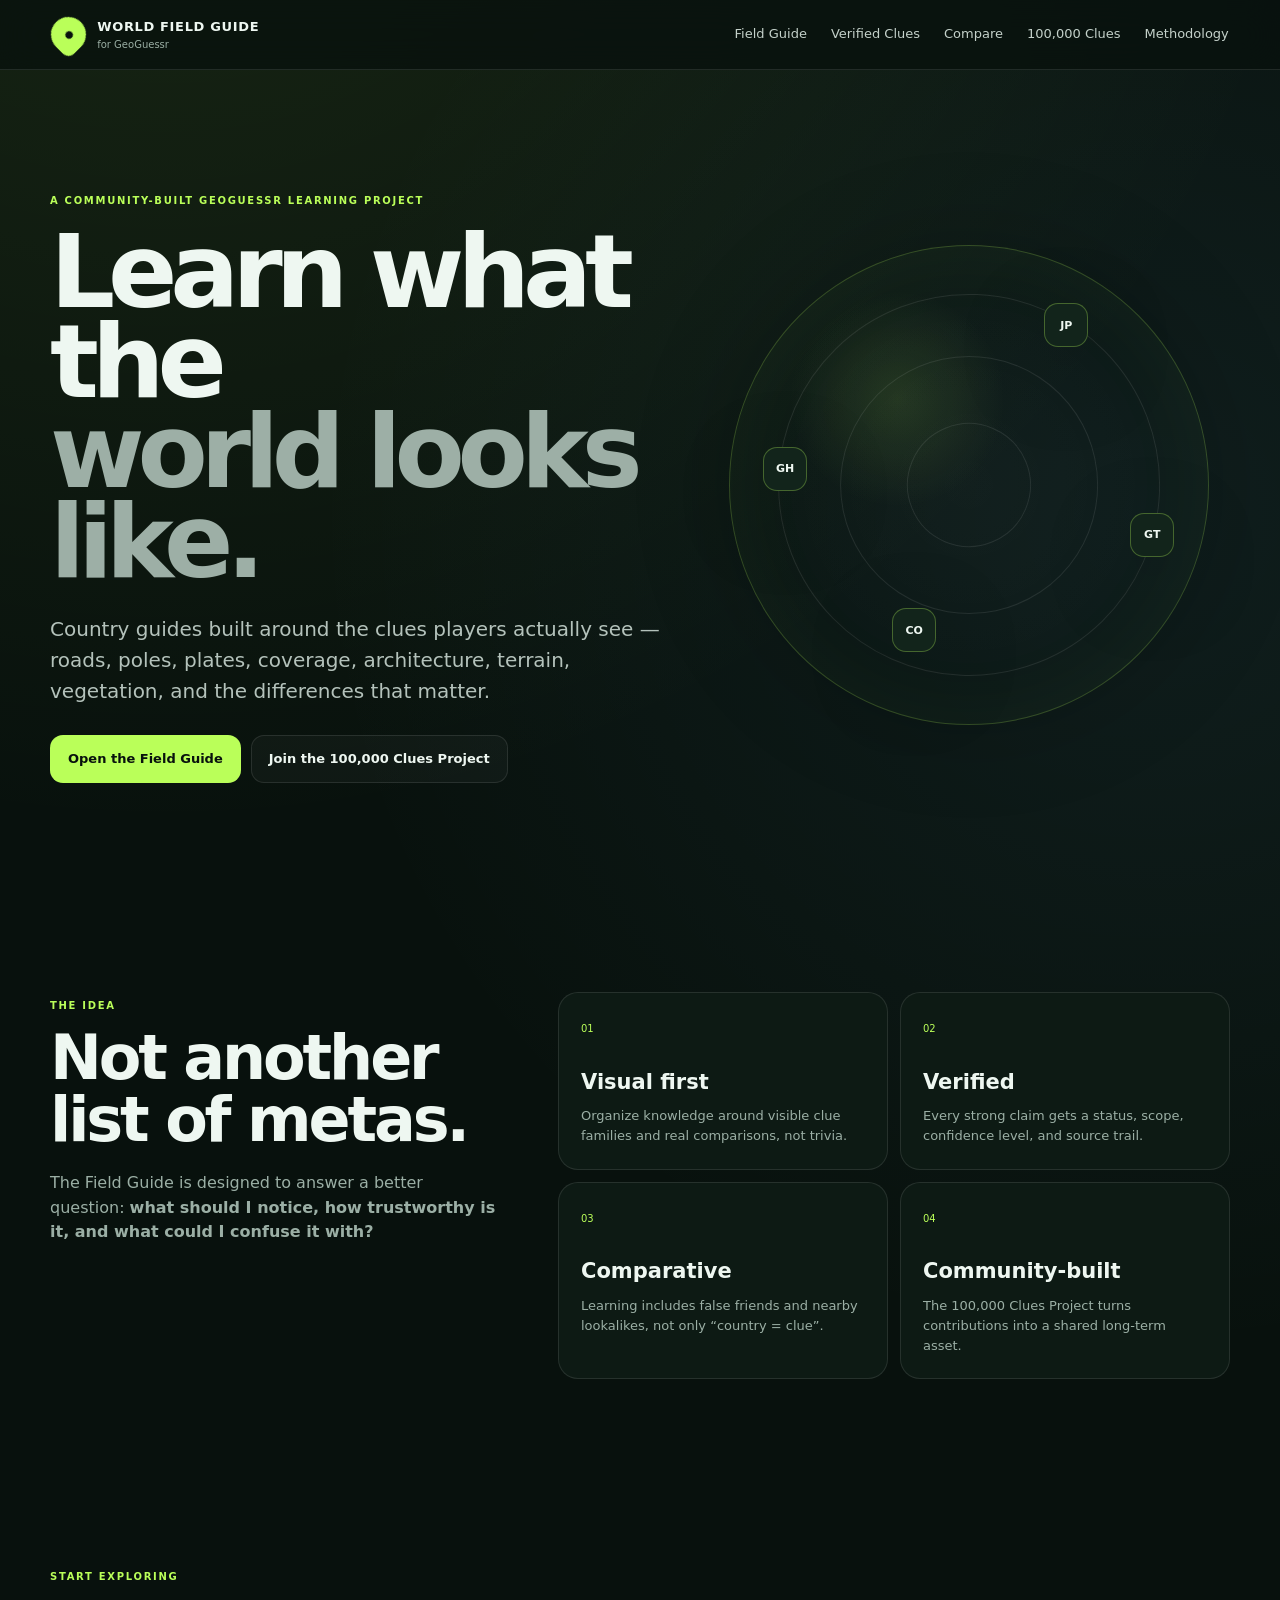
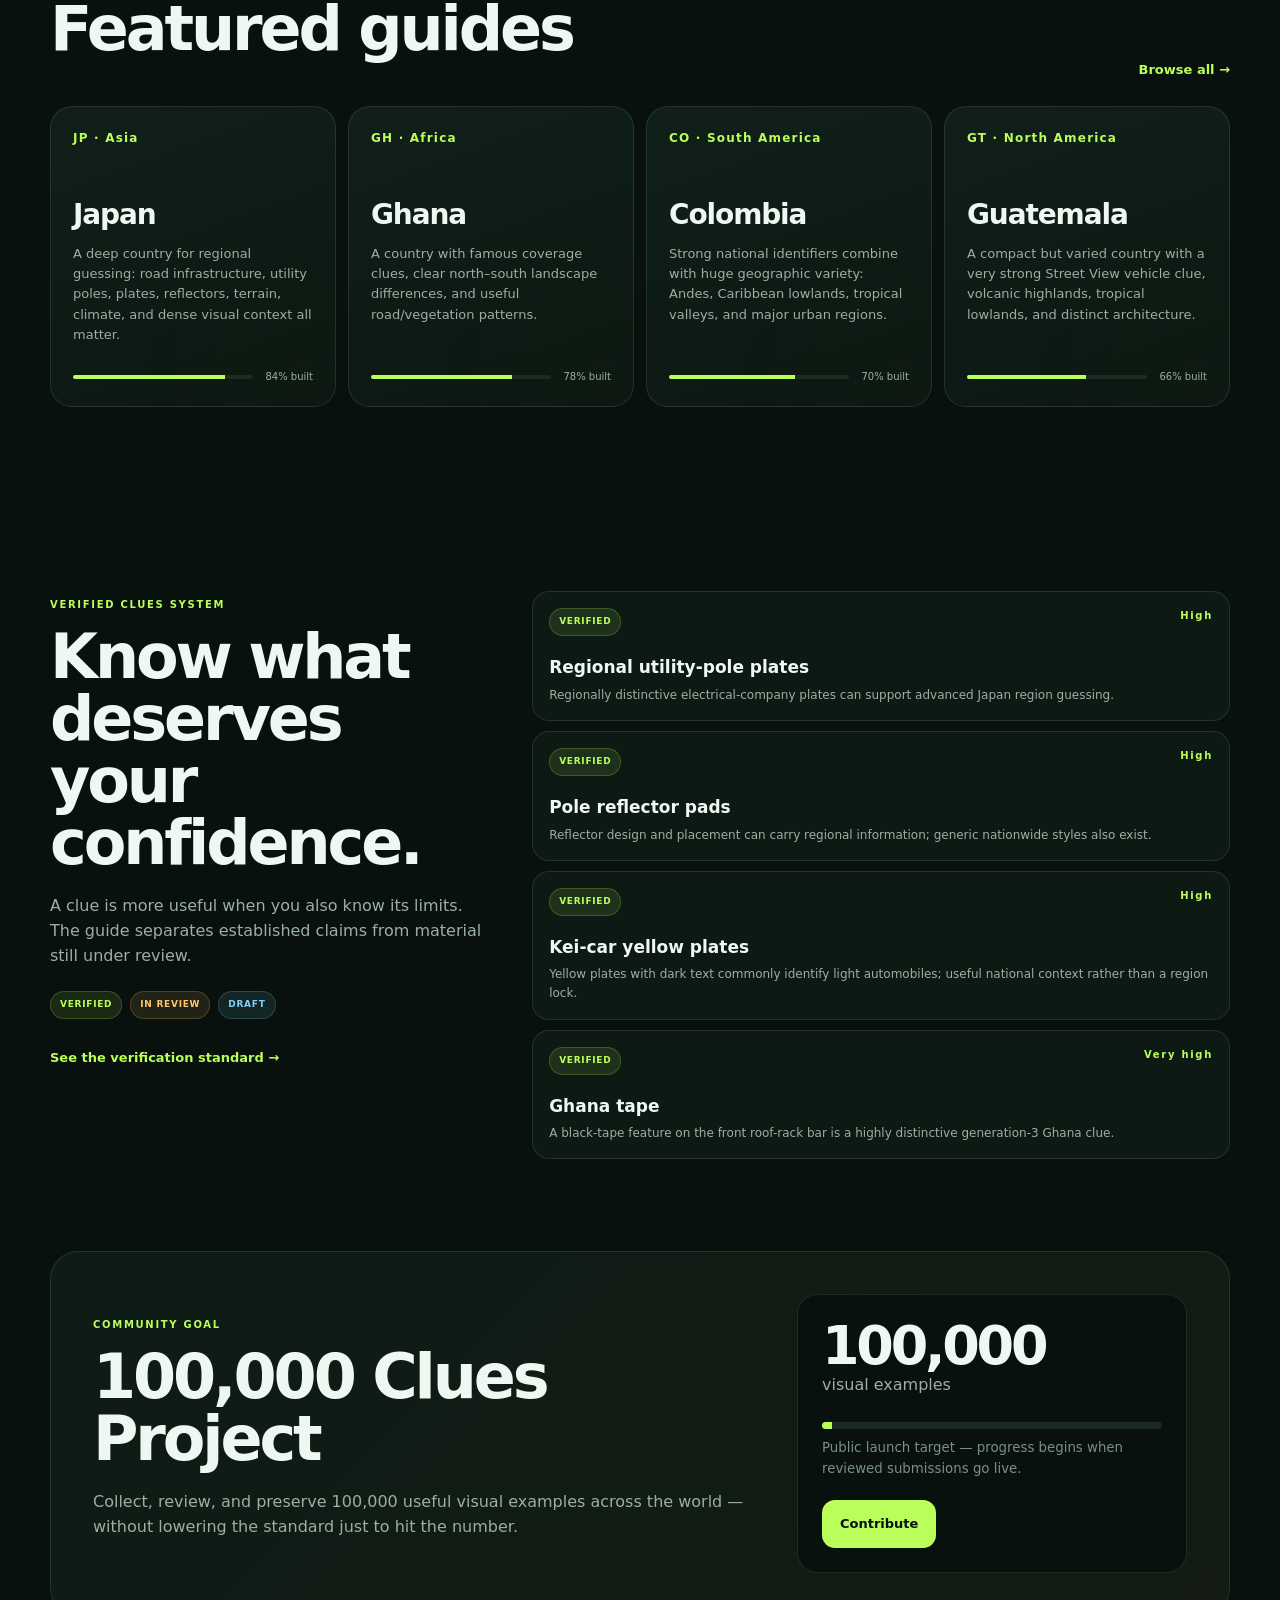
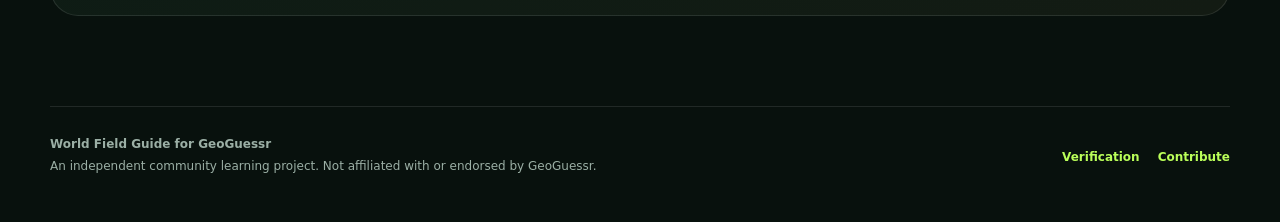
<file: index.html>
<!doctype html><html lang='en'><head><meta charset='utf-8'><meta name='viewport' content='width=device-width, initial-scale=1'>
<meta name='theme-color' content='#09130f'>
<link rel='stylesheet' href='styles.css'>
<link rel='icon' href="data:image/svg+xml,<svg xmlns='http://www.w3.org/2000/svg' viewBox='0 0 100 100'><rect rx='24' width='100' height='100' fill='%23b9ff57'/><path d='M50 16c-15 0-27 12-27 27 0 19 27 42 27 42s27-23 27-42c0-15-12-27-27-27Zm0 36a10 10 0 1 1 0-20 10 10 0 0 1 0 20Z' fill='%2309130f'/></svg>"><title>World Field Guide for GeoGuessr</title><meta name='description' content='A community-built, evidence-led visual field guide for learning GeoGuessr.'></head><body><header class='site-header'>
<a class='brand' href='index.html'><span class='brand-pin'>●</span><span><b>WORLD FIELD GUIDE</b><small>for GeoGuessr</small></span></a>
<button class='nav-toggle' aria-label='Menu'>☰</button>
<nav>
<a href='guide.html'>Field Guide</a>
<a href='explore.html'>Verified Clues</a>
<a href='compare.html'>Compare</a>
<a href='contribute.html'>100,000 Clues</a>
<a href='methodology.html'>Methodology</a>
</nav></header>
<main>
<section class='hero home-hero'>
<div class='hero-copy'><span class='kicker'>A COMMUNITY-BUILT GEOGUESSR LEARNING PROJECT</span><h1>Learn what the<br><em>world looks like.</em></h1><p>Country guides built around the clues players actually see — roads, poles, plates, coverage, architecture, terrain, vegetation, and the differences that matter.</p><div class='actions'><a class='btn primary' href='guide.html'>Open the Field Guide</a><a class='btn ghost' href='contribute.html'>Join the 100,000 Clues Project</a></div></div>
<div class='hero-orbit' aria-hidden='true'><div class='globe'><span class='orbit o1'></span><span class='orbit o2'></span><span class='orbit o3'></span><span class='pin p1'>JP</span><span class='pin p2'>GH</span><span class='pin p3'>CO</span><span class='pin p4'>GT</span></div></div></section>
<section class='section mission-grid'><div class='mission-copy'><span class='kicker'>THE IDEA</span><h2>Not another list of metas.</h2><p>The Field Guide is designed to answer a better question: <b>what should I notice, how trustworthy is it, and what could I confuse it with?</b></p></div><div class='principles'><article><span>01</span><h3>Visual first</h3><p>Organize knowledge around visible clue families and real comparisons, not trivia.</p></article><article><span>02</span><h3>Verified</h3><p>Every strong claim gets a status, scope, confidence level, and source trail.</p></article><article><span>03</span><h3>Comparative</h3><p>Learning includes false friends and nearby lookalikes, not only “country = clue”.</p></article><article><span>04</span><h3>Community-built</h3><p>The 100,000 Clues Project turns contributions into a shared long-term asset.</p></article></div></section>
<section class='section'><div class='section-head'><div><span class='kicker'>START EXPLORING</span><h2>Featured guides</h2></div><a href='guide.html'>Browse all →</a></div><div id='featuredCountries' class='country-grid'></div></section>
<section class='section verified-feature'><div class='verified-copy'><span class='kicker'>VERIFIED CLUES SYSTEM</span><h2>Know what deserves your confidence.</h2><p>A clue is more useful when you also know its limits. The guide separates established claims from material still under review.</p><div class='status-row'><span class='pill verified'>Verified</span><span class='pill review'>In review</span><span class='pill draft'>Draft</span></div><a class='text-link' href='methodology.html'>See the verification standard →</a></div><div id='featuredClues' class='mini-clues'></div></section>
<section class='section project-banner'><div><span class='kicker'>COMMUNITY GOAL</span><h2>100,000 Clues Project</h2><p>Collect, review, and preserve 100,000 useful visual examples across the world — without lowering the standard just to hit the number.</p></div><div class='target-card'><strong>100,000</strong><span>visual examples</span><div class='target-bar'><i></i></div><small>Public launch target — progress begins when reviewed submissions go live.</small><a class='btn primary' href='contribute.html'>Contribute</a></div></section>
</main><footer><div><b>World Field Guide for GeoGuessr</b><p>An independent community learning project. Not affiliated with or endorsed by GeoGuessr.</p></div><div class='footer-links'><a href='methodology.html'>Verification</a><a href='contribute.html'>Contribute</a></div></footer><script src='common.js'></script><script src='home.js'></script></body></html>
</file>
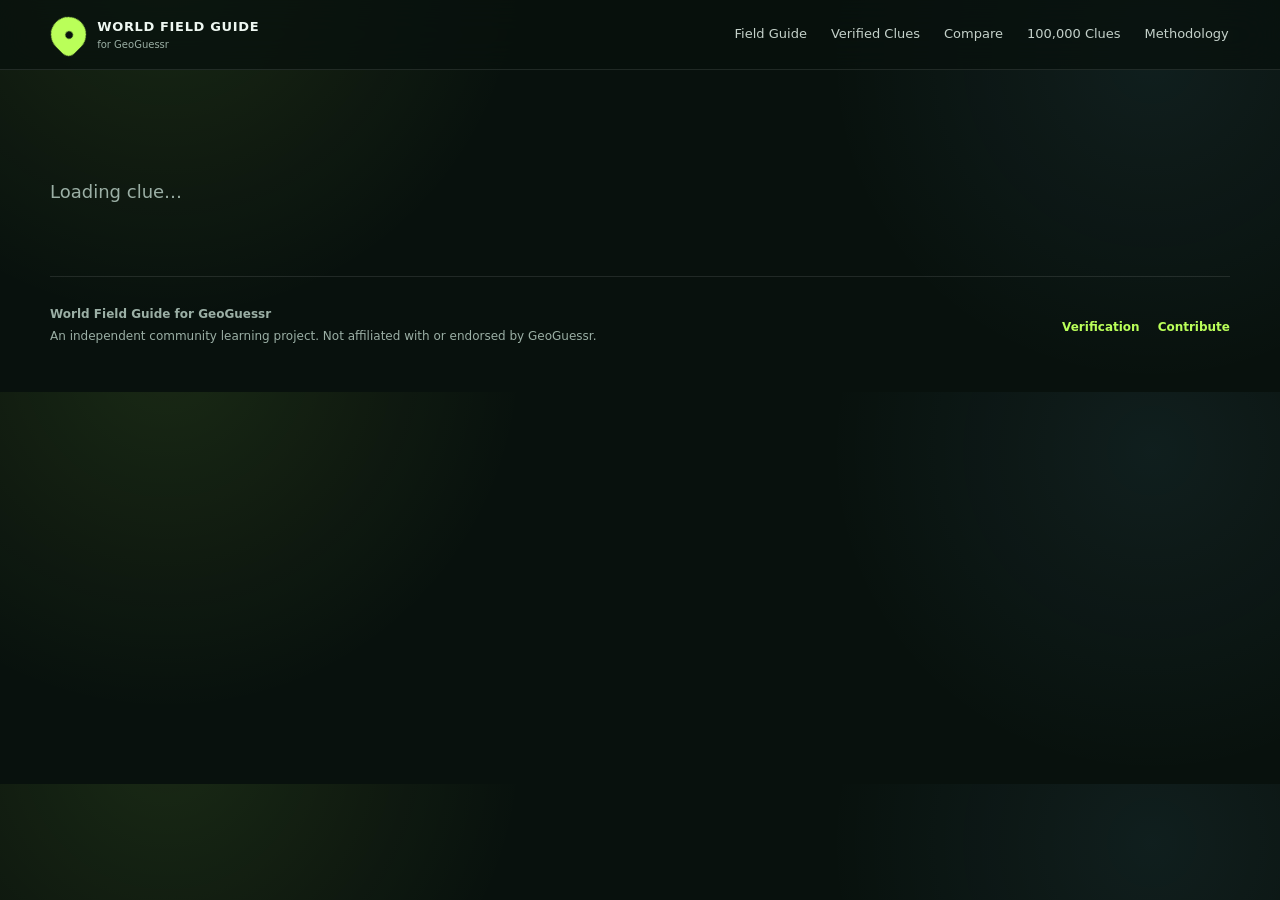
<file: clue.html>
<!doctype html><html lang='en'><head><meta charset='utf-8'><meta name='viewport' content='width=device-width, initial-scale=1'>
<meta name='theme-color' content='#09130f'>
<link rel='stylesheet' href='styles.css'>
<link rel='icon' href="data:image/svg+xml,<svg xmlns='http://www.w3.org/2000/svg' viewBox='0 0 100 100'><rect rx='24' width='100' height='100' fill='%23b9ff57'/><path d='M50 16c-15 0-27 12-27 27 0 19 27 42 27 42s27-23 27-42c0-15-12-27-27-27Zm0 36a10 10 0 1 1 0-20 10 10 0 0 1 0 20Z' fill='%2309130f'/></svg>"><title>Clue — World Field Guide</title></head><body><header class='site-header'>
<a class='brand' href='index.html'><span class='brand-pin'>●</span><span><b>WORLD FIELD GUIDE</b><small>for GeoGuessr</small></span></a>
<button class='nav-toggle' aria-label='Menu'>☰</button>
<nav>
<a href='guide.html'>Field Guide</a>
<a href='explore.html'>Verified Clues</a>
<a href='compare.html'>Compare</a>
<a href='contribute.html'>100,000 Clues</a>
<a href='methodology.html'>Methodology</a>
</nav></header><main id='cluePage'><section class='page-hero compact skeleton'><p>Loading clue…</p></section></main><footer><div><b>World Field Guide for GeoGuessr</b><p>An independent community learning project. Not affiliated with or endorsed by GeoGuessr.</p></div><div class='footer-links'><a href='methodology.html'>Verification</a><a href='contribute.html'>Contribute</a></div></footer><script src='common.js'></script><script src='clue.js'></script></body></html>
</file>
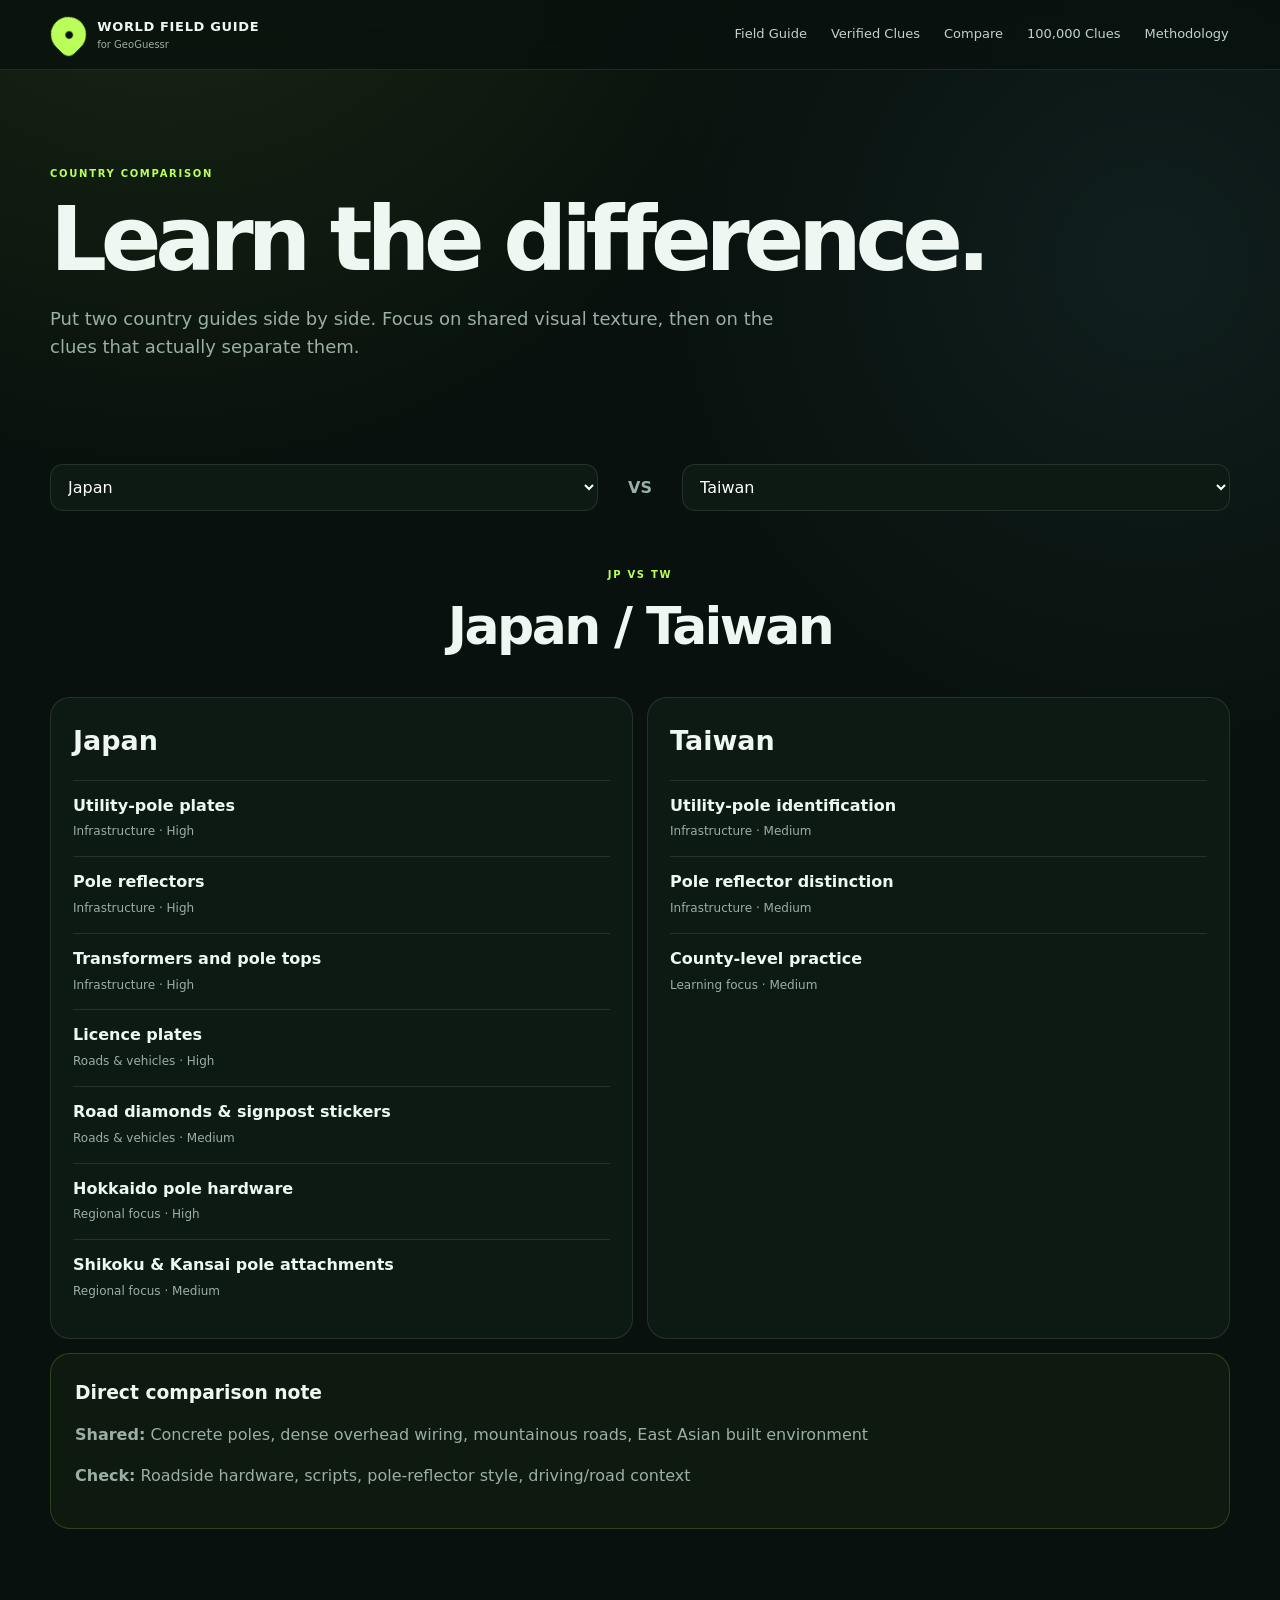
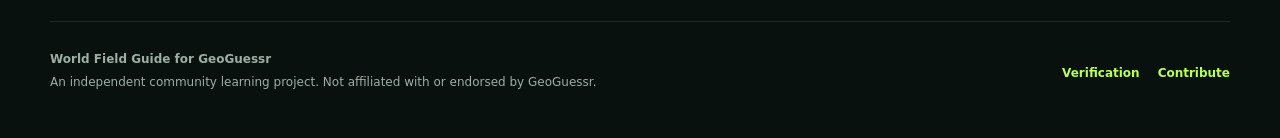
<file: compare.html>
<!doctype html><html lang='en'><head><meta charset='utf-8'><meta name='viewport' content='width=device-width, initial-scale=1'>
<meta name='theme-color' content='#09130f'>
<link rel='stylesheet' href='styles.css'>
<link rel='icon' href="data:image/svg+xml,<svg xmlns='http://www.w3.org/2000/svg' viewBox='0 0 100 100'><rect rx='24' width='100' height='100' fill='%23b9ff57'/><path d='M50 16c-15 0-27 12-27 27 0 19 27 42 27 42s27-23 27-42c0-15-12-27-27-27Zm0 36a10 10 0 1 1 0-20 10 10 0 0 1 0 20Z' fill='%2309130f'/></svg>"><title>Compare — World Field Guide</title></head><body><header class='site-header'>
<a class='brand' href='index.html'><span class='brand-pin'>●</span><span><b>WORLD FIELD GUIDE</b><small>for GeoGuessr</small></span></a>
<button class='nav-toggle' aria-label='Menu'>☰</button>
<nav>
<a href='guide.html'>Field Guide</a>
<a href='explore.html'>Verified Clues</a>
<a href='compare.html'>Compare</a>
<a href='contribute.html'>100,000 Clues</a>
<a href='methodology.html'>Methodology</a>
</nav></header><main><section class='page-hero compact'><span class='kicker'>COUNTRY COMPARISON</span><h1>Learn the difference.</h1><p>Put two country guides side by side. Focus on shared visual texture, then on the clues that actually separate them.</p></section><section class='section tight'><div class='compare-picker'><select id='countryA'></select><span>VS</span><select id='countryB'></select></div><div id='compareResult'></div></section></main><footer><div><b>World Field Guide for GeoGuessr</b><p>An independent community learning project. Not affiliated with or endorsed by GeoGuessr.</p></div><div class='footer-links'><a href='methodology.html'>Verification</a><a href='contribute.html'>Contribute</a></div></footer><script src='common.js'></script><script src='compare.js'></script></body></html>
</file>
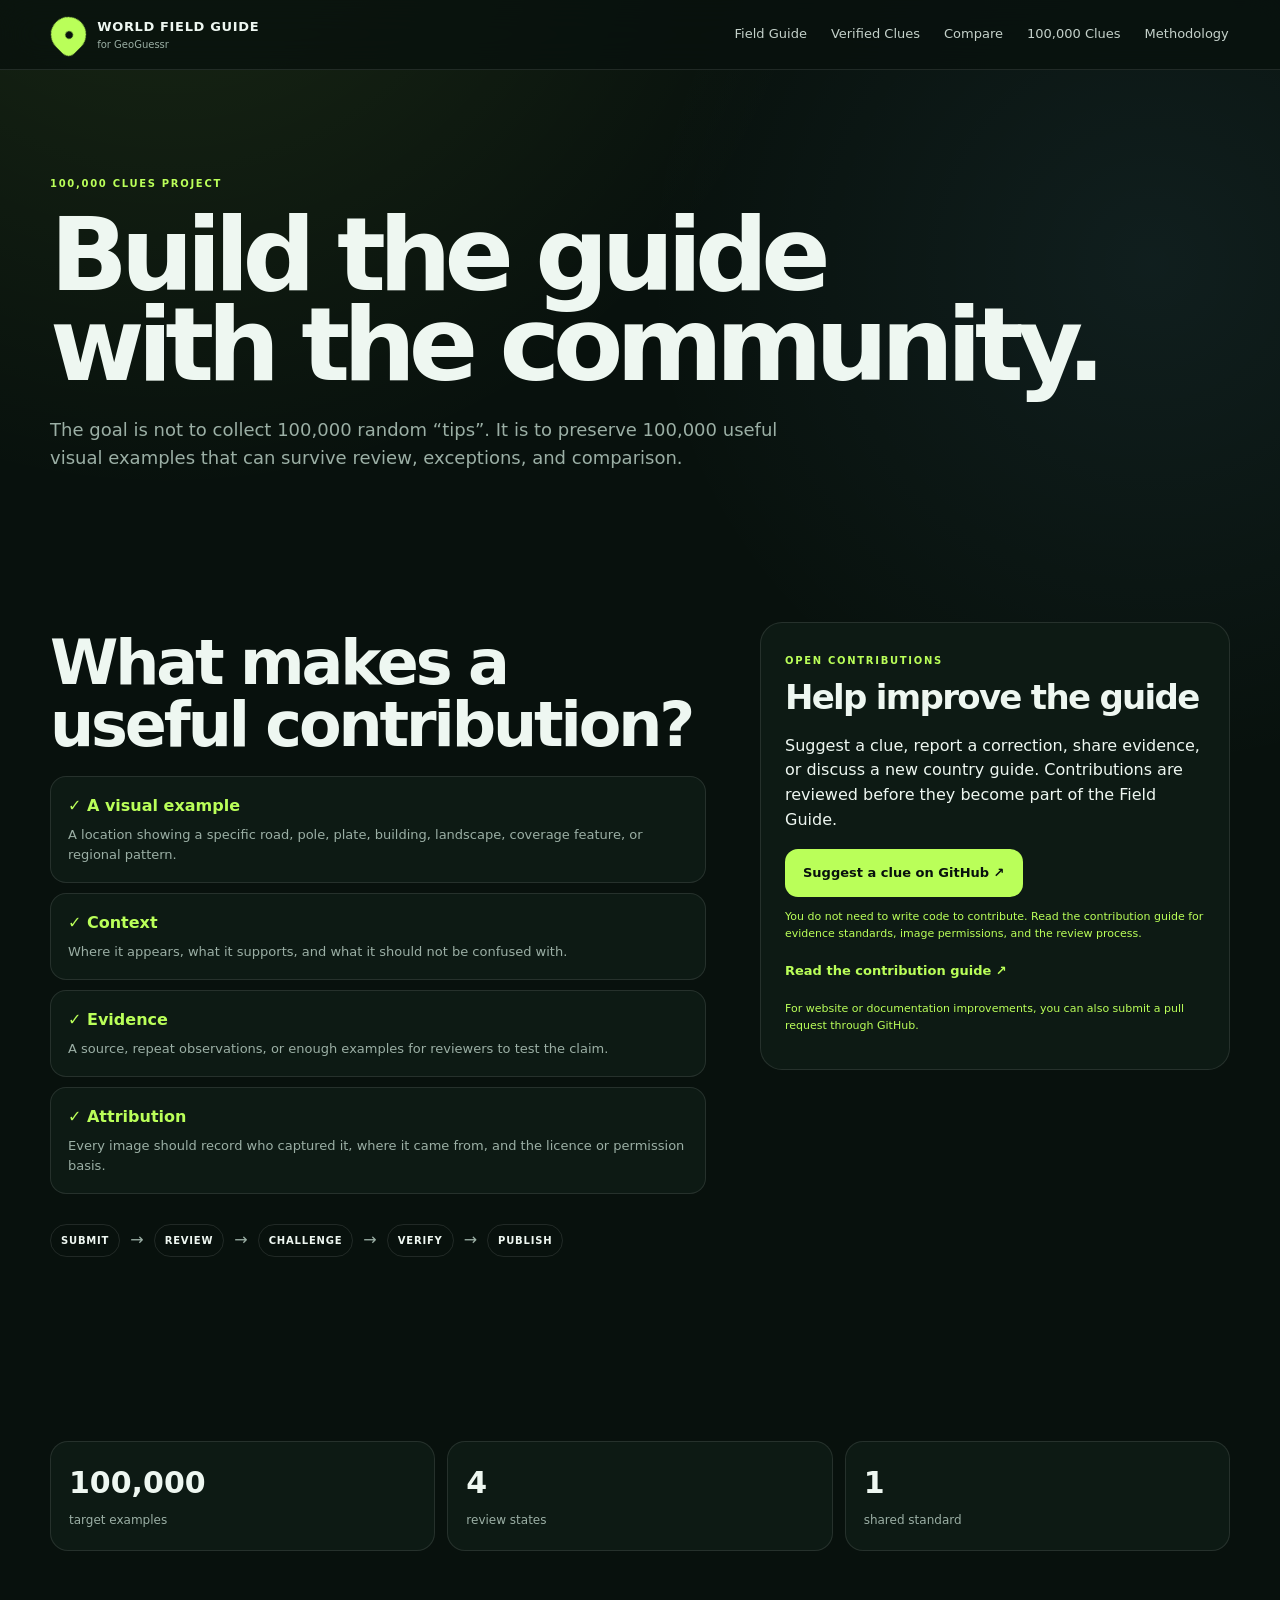
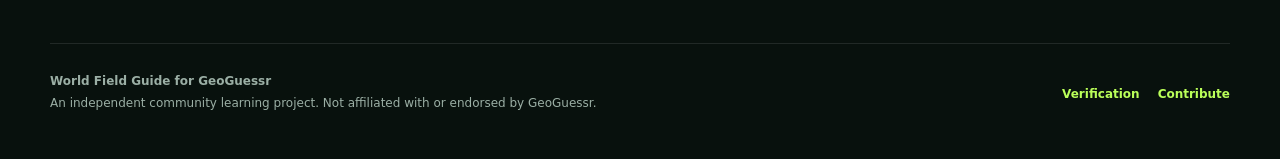
<file: contribute.html>
<!doctype html><html lang='en'><head><meta charset='utf-8'><meta name='viewport' content='width=device-width, initial-scale=1'>
<meta name='theme-color' content='#09130f'>
<link rel='stylesheet' href='styles.css'>
<link rel='icon' href="data:image/svg+xml,<svg xmlns='http://www.w3.org/2000/svg' viewBox='0 0 100 100'><rect rx='24' width='100' height='100' fill='%23b9ff57'/><path d='M50 16c-15 0-27 12-27 27 0 19 27 42 27 42s27-23 27-42c0-15-12-27-27-27Zm0 36a10 10 0 1 1 0-20 10 10 0 0 1 0 20Z' fill='%2309130f'/></svg>"><title>100,000 Clues Project — World Field Guide</title><meta name='description' content='Contribute evidence, examples, and improvements to the community-built World Field Guide.'></head><body><header class='site-header'>
<a class='brand' href='index.html'><span class='brand-pin'>●</span><span><b>WORLD FIELD GUIDE</b><small>for GeoGuessr</small></span></a>
<button class='nav-toggle' aria-label='Menu'>☰</button>
<nav>
<a href='guide.html'>Field Guide</a>
<a href='explore.html'>Verified Clues</a>
<a href='compare.html'>Compare</a>
<a href='contribute.html'>100,000 Clues</a>
<a href='methodology.html'>Methodology</a>
</nav></header><main><section class='page-hero project-hero'><span class='kicker'>100,000 CLUES PROJECT</span><h1>Build the guide<br>with the community.</h1><p>The goal is not to collect 100,000 random “tips”. It is to preserve 100,000 useful visual examples that can survive review, exceptions, and comparison.</p></section><section class='section contrib-layout'><div><h2>What makes a useful contribution?</h2><div class='check-list'><article><b>✓ A visual example</b><p>A location showing a specific road, pole, plate, building, landscape, coverage feature, or regional pattern.</p></article><article><b>✓ Context</b><p>Where it appears, what it supports, and what it should not be confused with.</p></article><article><b>✓ Evidence</b><p>A source, repeat observations, or enough examples for reviewers to test the claim.</p></article><article><b>✓ Attribution</b><p>Every image should record who captured it, where it came from, and the licence or permission basis.</p></article></div><div class='pipeline'><span>SUBMIT</span><i>→</i><span>REVIEW</span><i>→</i><span>CHALLENGE</span><i>→</i><span>VERIFY</span><i>→</i><span>PUBLISH</span></div></div><div class='form-card'><span class='kicker'>OPEN CONTRIBUTIONS</span><h2>Help improve the guide</h2><p>Suggest a clue, report a correction, share evidence, or discuss a new country guide. Contributions are reviewed before they become part of the Field Guide.</p><a class='btn primary' href='https://github.com/scratchcamp2023/world-field-guide/issues/new' target='_blank' rel='noopener'>Suggest a clue on GitHub ↗</a><p class='form-status'>You do not need to write code to contribute. Read the contribution guide for evidence standards, image permissions, and the review process.</p><a class='text-link' href='https://github.com/scratchcamp2023/world-field-guide/blob/main/CONTRIBUTING.md' target='_blank' rel='noopener'>Read the contribution guide ↗</a><p class='form-status'>For website or documentation improvements, you can also submit a pull request through GitHub.</p></div></section><section class='section contribution-stats'><div><strong>100,000</strong><span>target examples</span></div><div><strong>4</strong><span>review states</span></div><div><strong>1</strong><span>shared standard</span></div></section></main><footer><div><b>World Field Guide for GeoGuessr</b><p>An independent community learning project. Not affiliated with or endorsed by GeoGuessr.</p></div><div class='footer-links'><a href='methodology.html'>Verification</a><a href='contribute.html'>Contribute</a></div></footer><script src='common.js'></script></body></html>
</file>
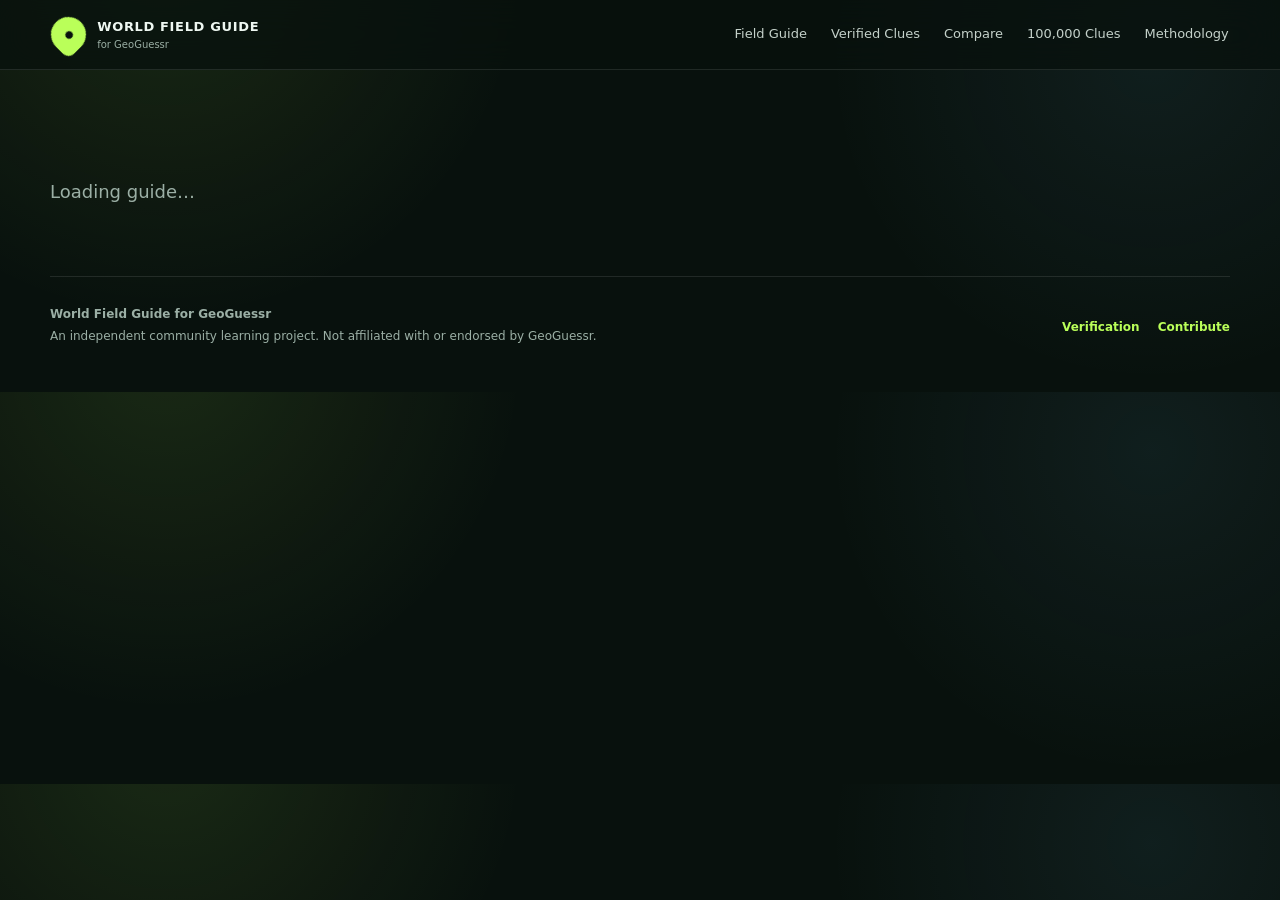
<file: country.html>
<!doctype html><html lang='en'><head><meta charset='utf-8'><meta name='viewport' content='width=device-width, initial-scale=1'>
<meta name='theme-color' content='#09130f'>
<link rel='stylesheet' href='styles.css'>
<link rel='icon' href="data:image/svg+xml,<svg xmlns='http://www.w3.org/2000/svg' viewBox='0 0 100 100'><rect rx='24' width='100' height='100' fill='%23b9ff57'/><path d='M50 16c-15 0-27 12-27 27 0 19 27 42 27 42s27-23 27-42c0-15-12-27-27-27Zm0 36a10 10 0 1 1 0-20 10 10 0 0 1 0 20Z' fill='%2309130f'/></svg>"><title>Country Guide — World Field Guide</title></head><body><header class='site-header'>
<a class='brand' href='index.html'><span class='brand-pin'>●</span><span><b>WORLD FIELD GUIDE</b><small>for GeoGuessr</small></span></a>
<button class='nav-toggle' aria-label='Menu'>☰</button>
<nav>
<a href='guide.html'>Field Guide</a>
<a href='explore.html'>Verified Clues</a>
<a href='compare.html'>Compare</a>
<a href='contribute.html'>100,000 Clues</a>
<a href='methodology.html'>Methodology</a>
</nav></header><main id='countryPage'><section class='page-hero compact skeleton'><p>Loading guide…</p></section></main><footer><div><b>World Field Guide for GeoGuessr</b><p>An independent community learning project. Not affiliated with or endorsed by GeoGuessr.</p></div><div class='footer-links'><a href='methodology.html'>Verification</a><a href='contribute.html'>Contribute</a></div></footer><script src='common.js'></script><script src='country.js?v=20261110-fix2' onerror="document.querySelector('#countryPage').innerHTML='<section class=\"page-hero compact\"><h1>Guide script failed to load.</h1><p>The browser could not download country.js. Please reload and report this message.</p></section>'"></script><script>window.setTimeout(function(){var root=document.querySelector('#countryPage');if(root&&root.querySelector('.skeleton')){root.innerHTML='<section class=\"page-hero compact\"><h1>Guide script did not start.</h1><p>The country page JavaScript did not run. This points to a deployment, cache, or script-loading problem rather than your phone.</p></section>'; }},12000);</script><script src='country-debug.js?v=20261110-debug1'></script></body></html>
</file>
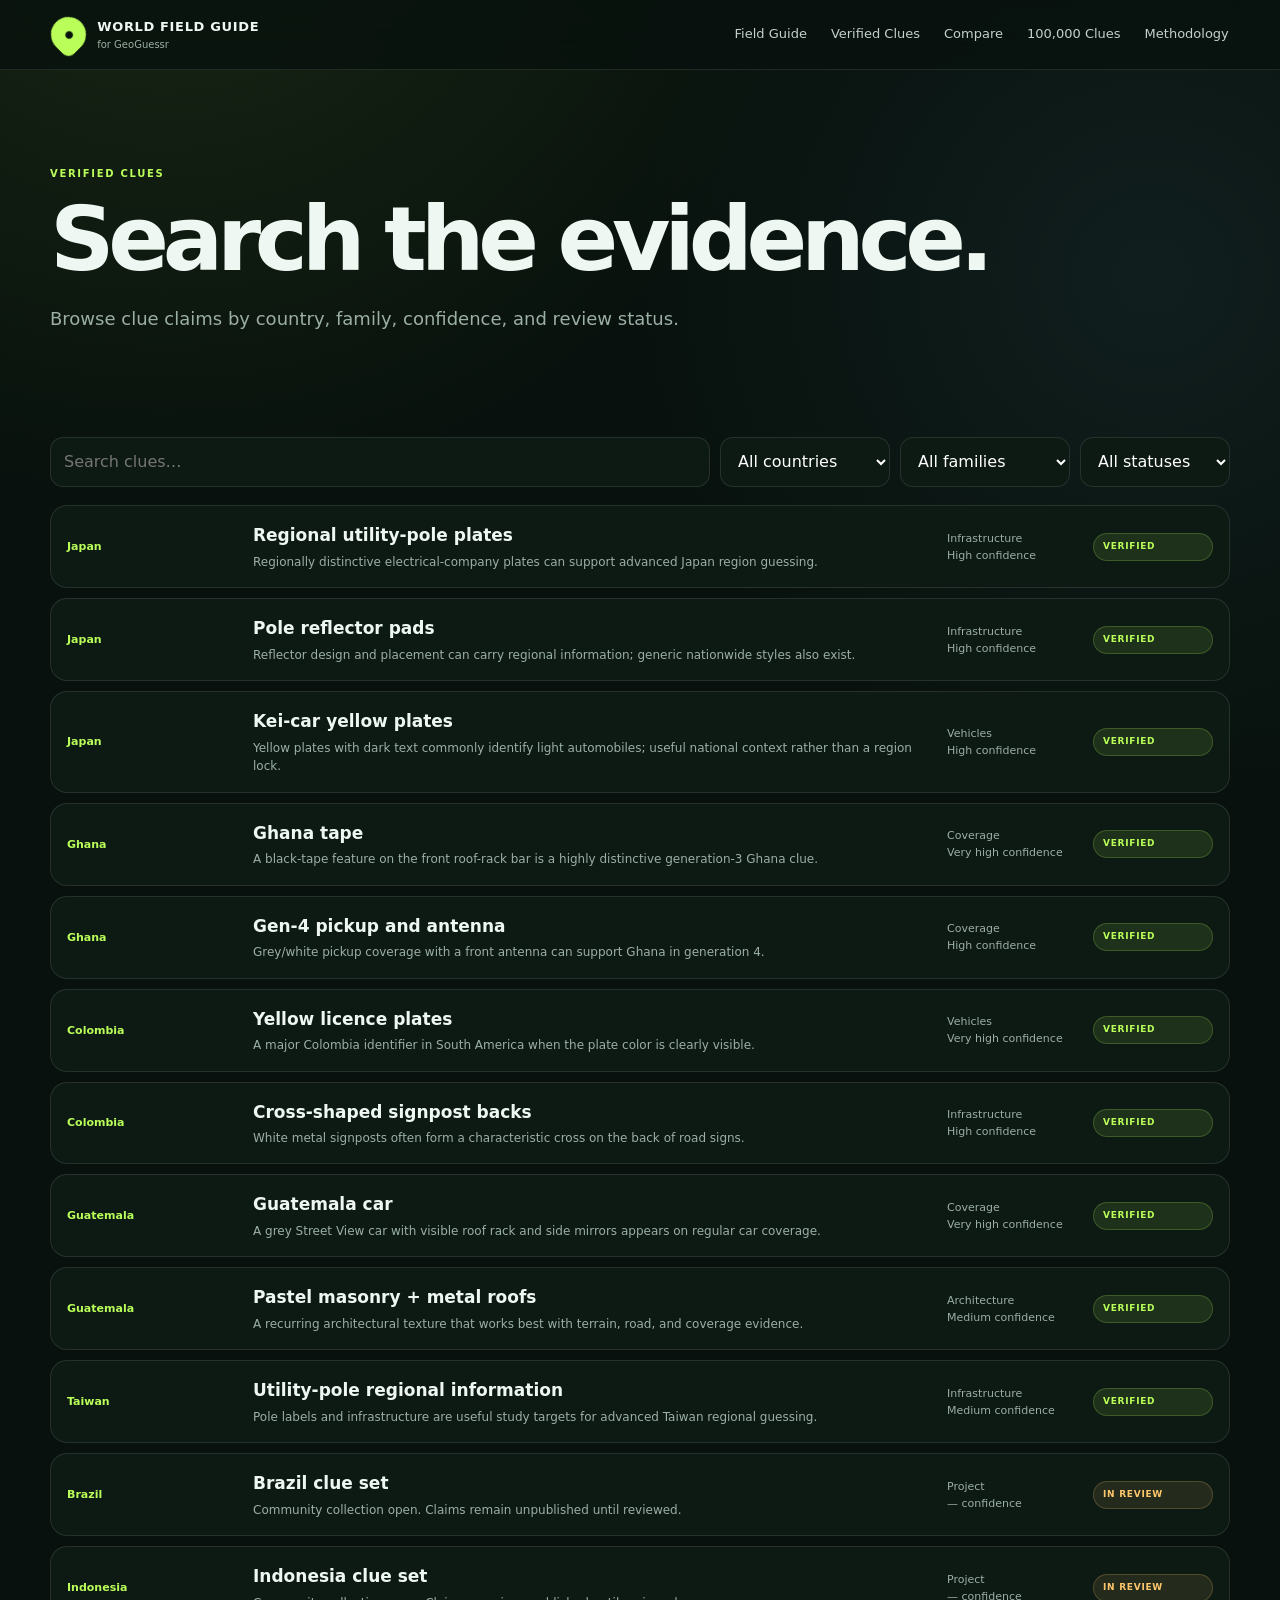
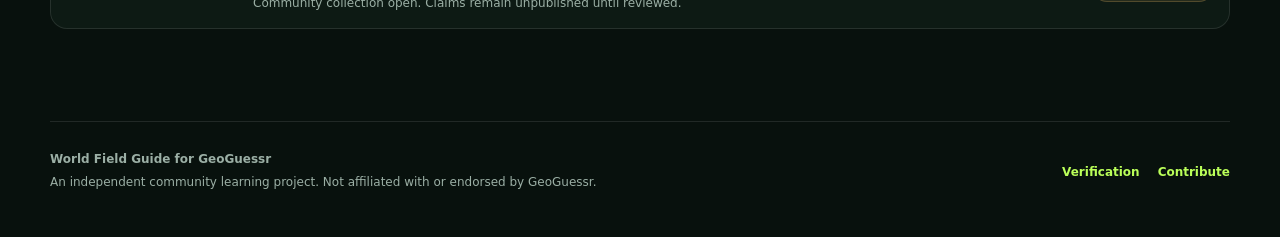
<file: explore.html>
<!doctype html><html lang='en'><head><meta charset='utf-8'><meta name='viewport' content='width=device-width, initial-scale=1'>
<meta name='theme-color' content='#09130f'>
<link rel='stylesheet' href='styles.css'>
<link rel='icon' href="data:image/svg+xml,<svg xmlns='http://www.w3.org/2000/svg' viewBox='0 0 100 100'><rect rx='24' width='100' height='100' fill='%23b9ff57'/><path d='M50 16c-15 0-27 12-27 27 0 19 27 42 27 42s27-23 27-42c0-15-12-27-27-27Zm0 36a10 10 0 1 1 0-20 10 10 0 0 1 0 20Z' fill='%2309130f'/></svg>"><title>Verified Clues — World Field Guide</title></head><body><header class='site-header'>
<a class='brand' href='index.html'><span class='brand-pin'>●</span><span><b>WORLD FIELD GUIDE</b><small>for GeoGuessr</small></span></a>
<button class='nav-toggle' aria-label='Menu'>☰</button>
<nav>
<a href='guide.html'>Field Guide</a>
<a href='explore.html'>Verified Clues</a>
<a href='compare.html'>Compare</a>
<a href='contribute.html'>100,000 Clues</a>
<a href='methodology.html'>Methodology</a>
</nav></header><main><section class='page-hero compact'><span class='kicker'>VERIFIED CLUES</span><h1>Search the evidence.</h1><p>Browse clue claims by country, family, confidence, and review status.</p></section><section class='section tight'><div class='filterbar clues-filter'><input id='clueSearch' placeholder='Search clues…'><select id='clueCountry'><option value='all'>All countries</option></select><select id='clueFamily'><option value='all'>All families</option></select><select id='clueStatus'><option value='all'>All statuses</option><option value='verified'>Verified</option><option value='review'>In review</option></select></div><div id='clueList' class='clue-list'></div></section></main><footer><div><b>World Field Guide for GeoGuessr</b><p>An independent community learning project. Not affiliated with or endorsed by GeoGuessr.</p></div><div class='footer-links'><a href='methodology.html'>Verification</a><a href='contribute.html'>Contribute</a></div></footer><script src='common.js'></script><script src='explore.js'></script></body></html>
</file>
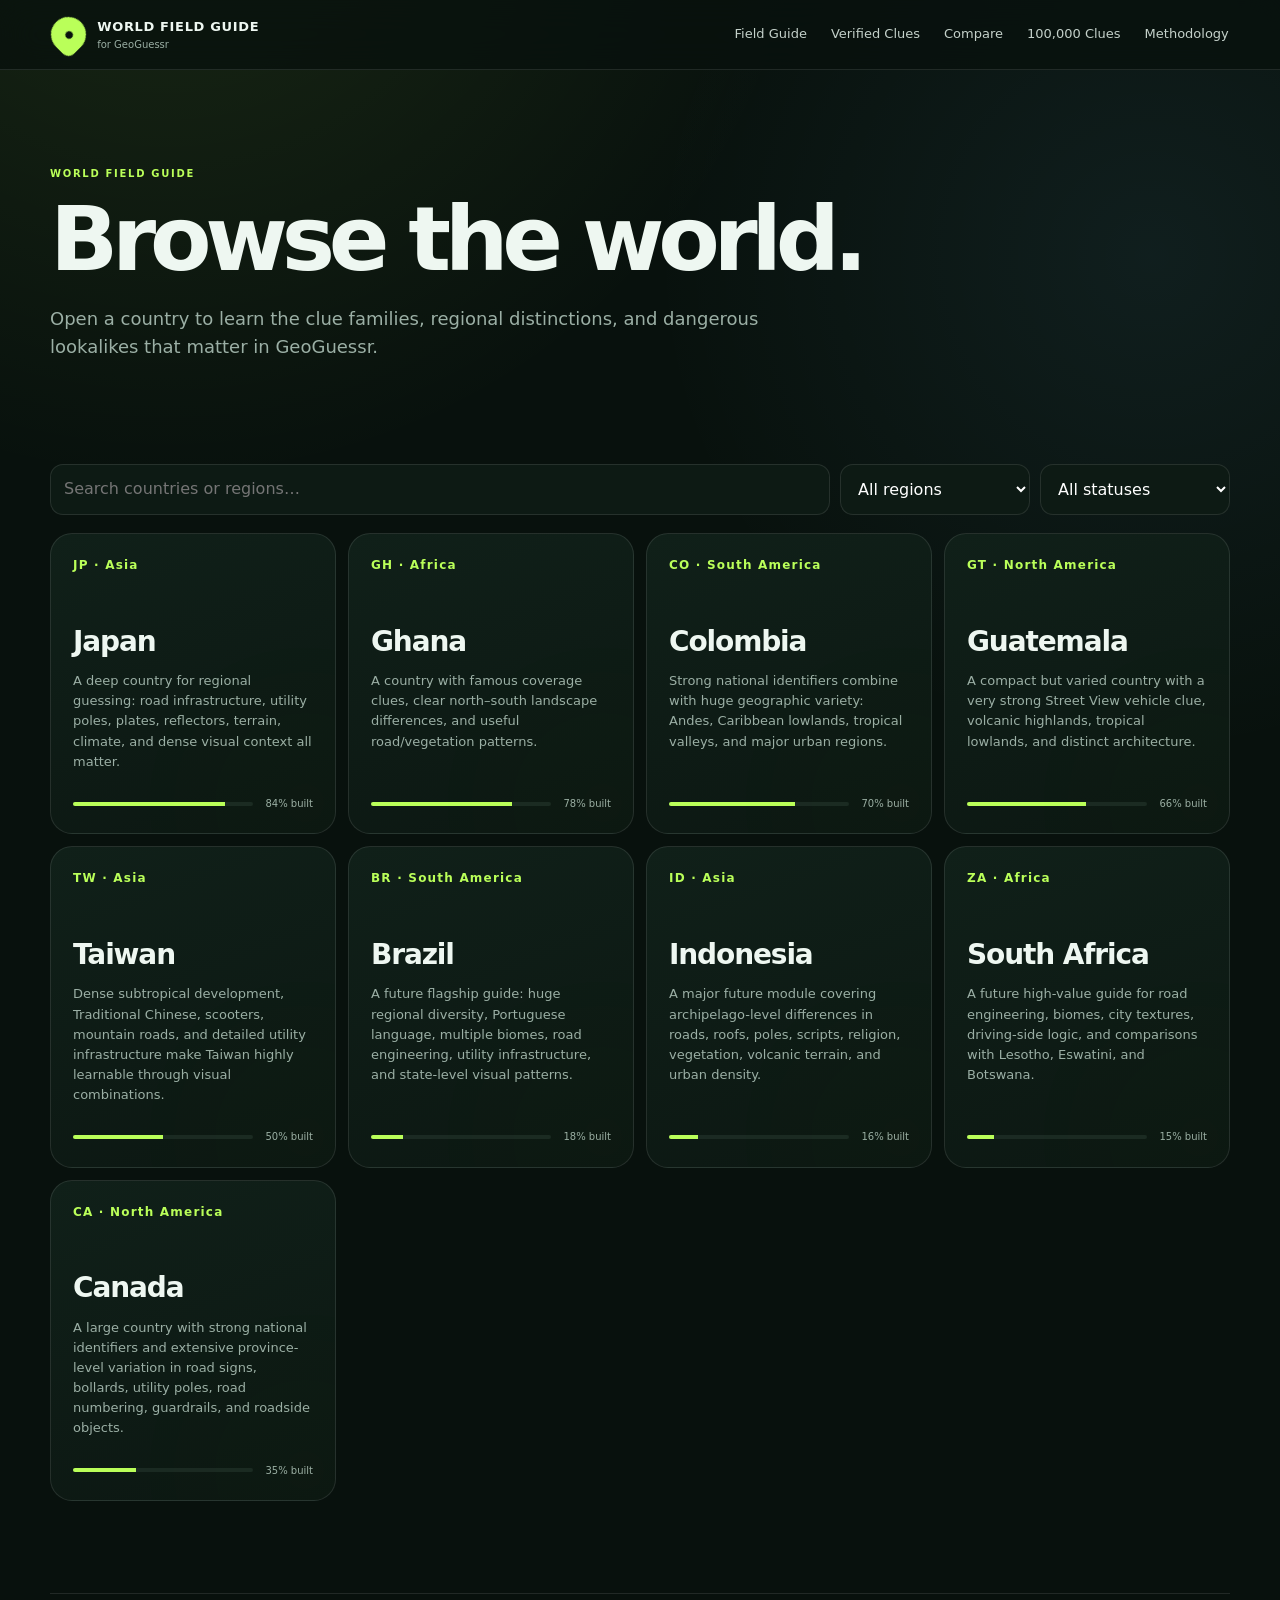
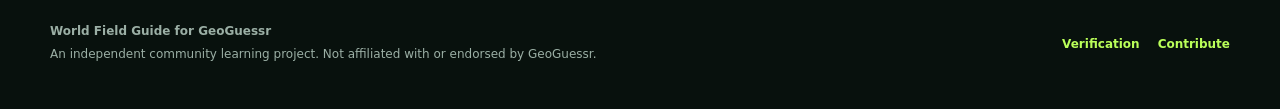
<file: guide.html>
<!doctype html><html lang='en'><head><meta charset='utf-8'><meta name='viewport' content='width=device-width, initial-scale=1'>
<meta name='theme-color' content='#09130f'>
<link rel='stylesheet' href='styles.css'>
<link rel='icon' href="data:image/svg+xml,<svg xmlns='http://www.w3.org/2000/svg' viewBox='0 0 100 100'><rect rx='24' width='100' height='100' fill='%23b9ff57'/><path d='M50 16c-15 0-27 12-27 27 0 19 27 42 27 42s27-23 27-42c0-15-12-27-27-27Zm0 36a10 10 0 1 1 0-20 10 10 0 0 1 0 20Z' fill='%2309130f'/></svg>"><title>Field Guide — World Field Guide</title></head><body><header class='site-header'>
<a class='brand' href='index.html'><span class='brand-pin'>●</span><span><b>WORLD FIELD GUIDE</b><small>for GeoGuessr</small></span></a>
<button class='nav-toggle' aria-label='Menu'>☰</button>
<nav>
<a href='guide.html'>Field Guide</a>
<a href='explore.html'>Verified Clues</a>
<a href='compare.html'>Compare</a>
<a href='contribute.html'>100,000 Clues</a>
<a href='methodology.html'>Methodology</a>
</nav></header><main><section class='page-hero compact'><span class='kicker'>WORLD FIELD GUIDE</span><h1>Browse the world.</h1><p>Open a country to learn the clue families, regional distinctions, and dangerous lookalikes that matter in GeoGuessr.</p></section><section class='section tight'><div class='filterbar'><input id='countrySearch' placeholder='Search countries or regions…'><select id='regionSelect'><option value='all'>All regions</option></select><select id='statusSelect'><option value='all'>All statuses</option><option>Available</option><option>Building</option></select></div><div id='allCountries' class='country-grid large'></div></section></main><footer><div><b>World Field Guide for GeoGuessr</b><p>An independent community learning project. Not affiliated with or endorsed by GeoGuessr.</p></div><div class='footer-links'><a href='methodology.html'>Verification</a><a href='contribute.html'>Contribute</a></div></footer><script src='common.js'></script><script src='guide.js'></script></body></html>
</file>
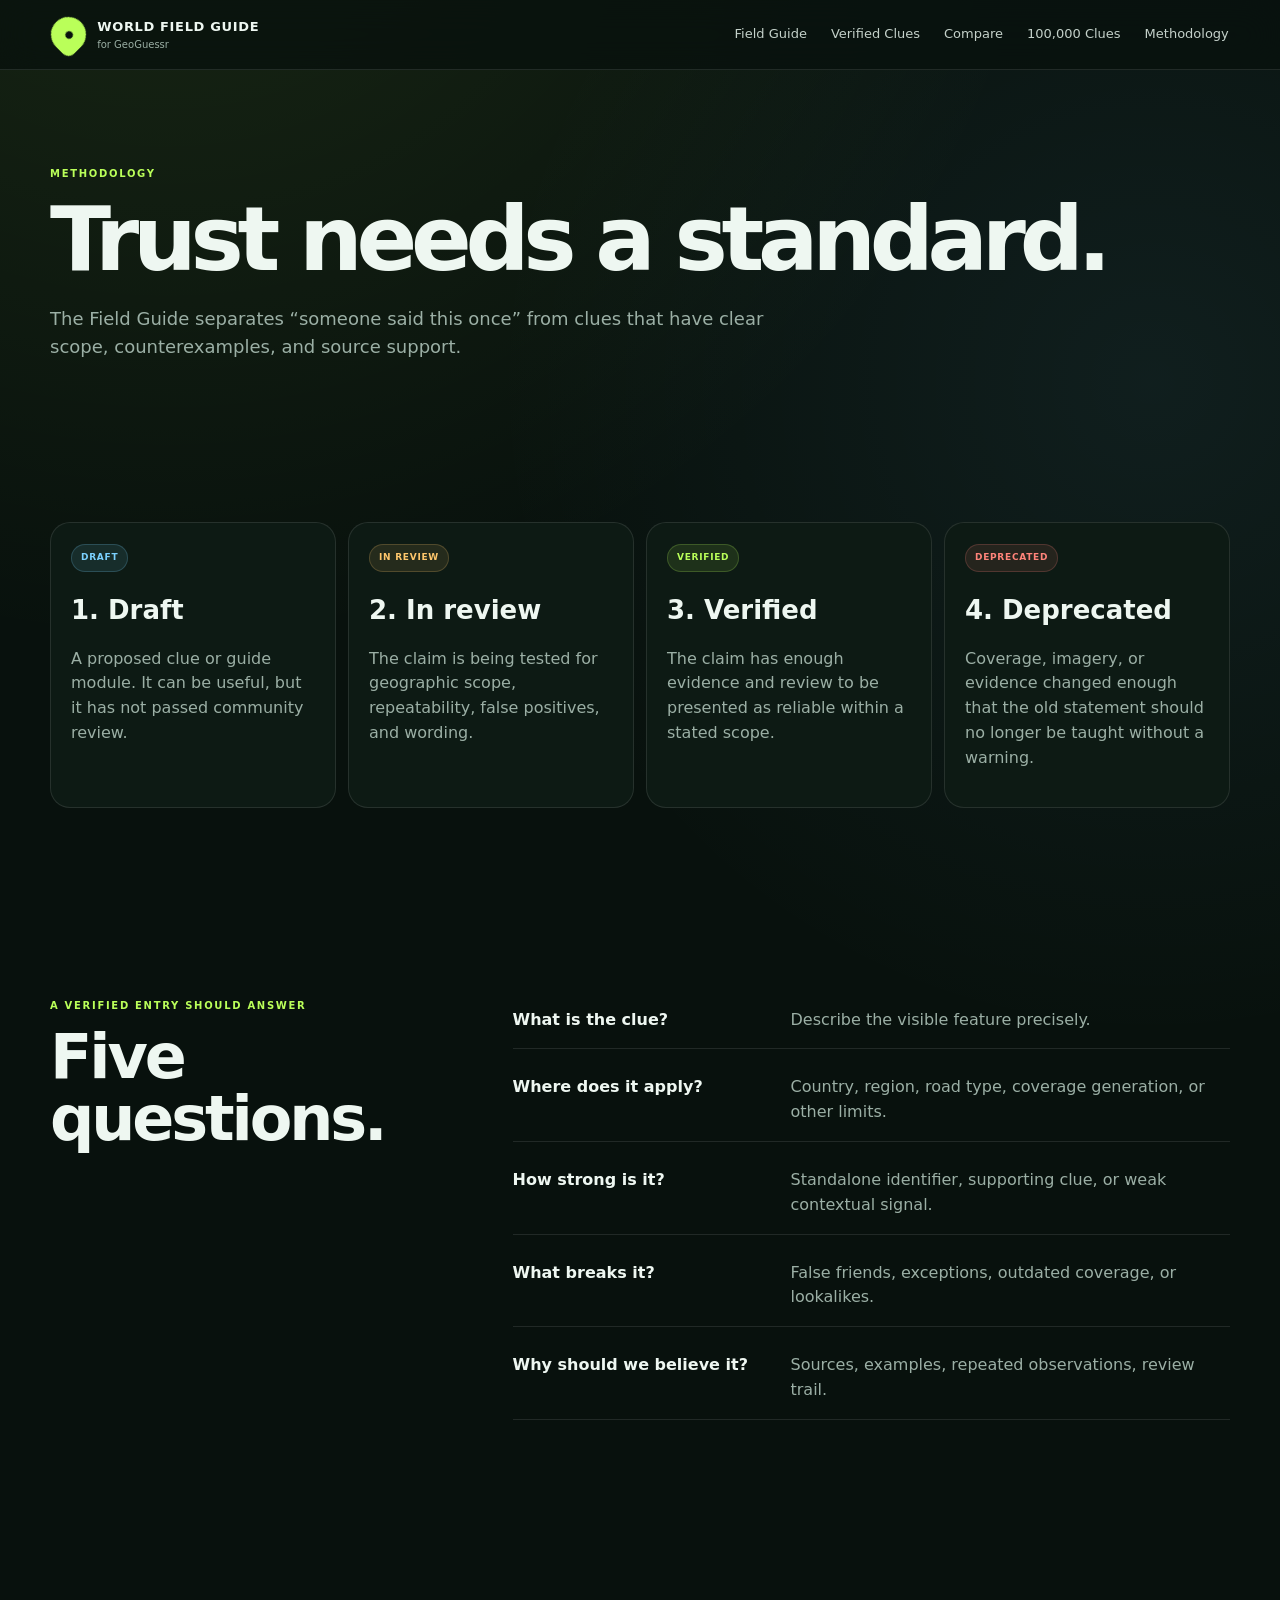
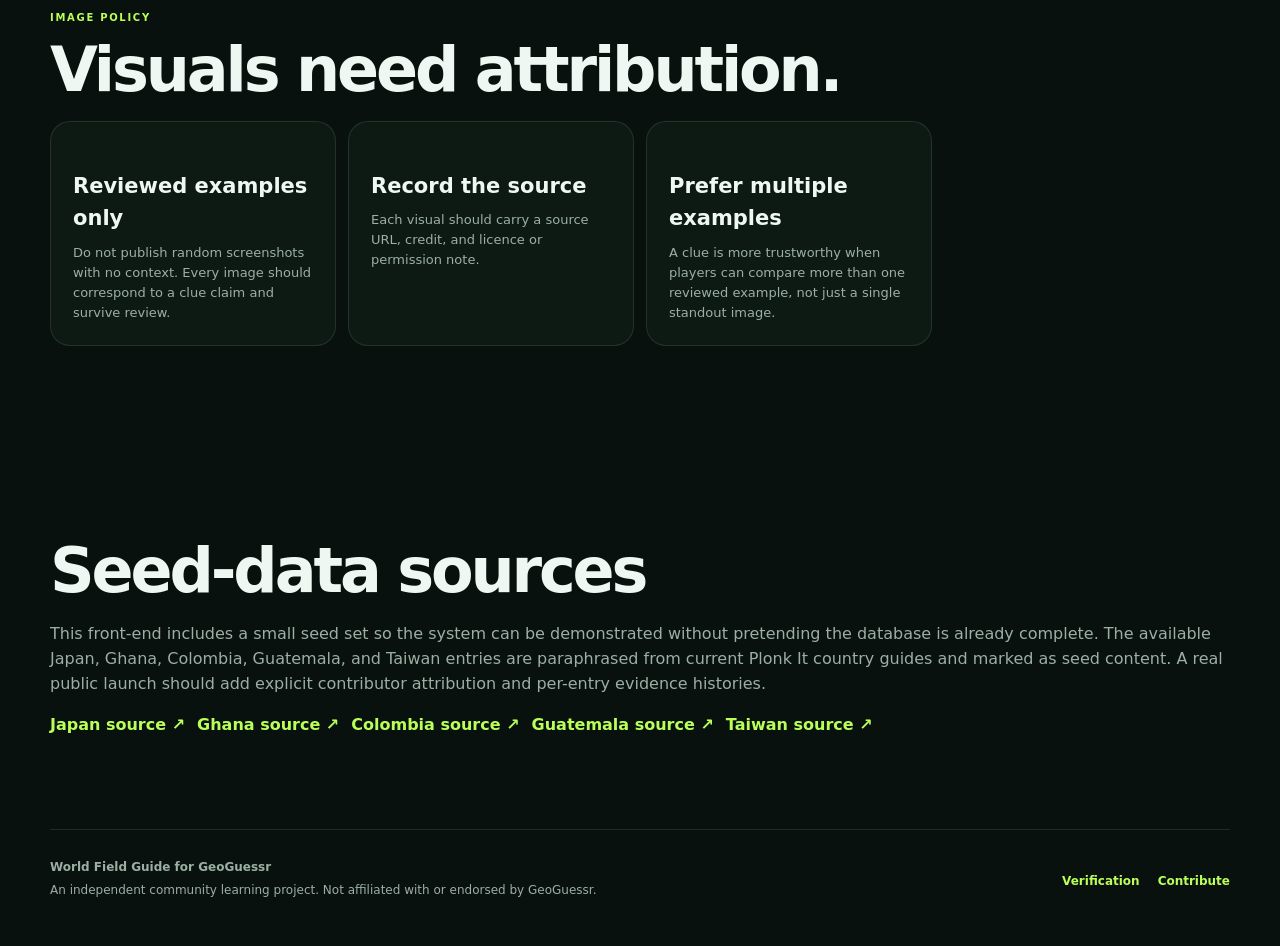
<file: methodology.html>
<!doctype html><html lang='en'><head><meta charset='utf-8'><meta name='viewport' content='width=device-width, initial-scale=1'>
<meta name='theme-color' content='#09130f'>
<link rel='stylesheet' href='styles.css'>
<link rel='icon' href="data:image/svg+xml,<svg xmlns='http://www.w3.org/2000/svg' viewBox='0 0 100 100'><rect rx='24' width='100' height='100' fill='%23b9ff57'/><path d='M50 16c-15 0-27 12-27 27 0 19 27 42 27 42s27-23 27-42c0-15-12-27-27-27Zm0 36a10 10 0 1 1 0-20 10 10 0 0 1 0 20Z' fill='%2309130f'/></svg>"><title>Methodology — World Field Guide</title></head><body><header class='site-header'>
<a class='brand' href='index.html'><span class='brand-pin'>●</span><span><b>WORLD FIELD GUIDE</b><small>for GeoGuessr</small></span></a>
<button class='nav-toggle' aria-label='Menu'>☰</button>
<nav>
<a href='guide.html'>Field Guide</a>
<a href='explore.html'>Verified Clues</a>
<a href='compare.html'>Compare</a>
<a href='contribute.html'>100,000 Clues</a>
<a href='methodology.html'>Methodology</a>
</nav></header><main><section class='page-hero compact'><span class='kicker'>METHODOLOGY</span><h1>Trust needs a standard.</h1><p>The Field Guide separates “someone said this once” from clues that have clear scope, counterexamples, and source support.</p></section><section class='section methodology'><article><span class='pill draft'>Draft</span><h2>1. Draft</h2><p>A proposed clue or guide module. It can be useful, but it has not passed community review.</p></article><article><span class='pill review'>In review</span><h2>2. In review</h2><p>The claim is being tested for geographic scope, repeatability, false positives, and wording.</p></article><article><span class='pill verified'>Verified</span><h2>3. Verified</h2><p>The claim has enough evidence and review to be presented as reliable within a stated scope.</p></article><article><span class='pill deprecated'>Deprecated</span><h2>4. Deprecated</h2><p>Coverage, imagery, or evidence changed enough that the old statement should no longer be taught without a warning.</p></article></section><section class='section standards'><div><span class='kicker'>A VERIFIED ENTRY SHOULD ANSWER</span><h2>Five questions.</h2></div><ol><li><b>What is the clue?</b><span>Describe the visible feature precisely.</span></li><li><b>Where does it apply?</b><span>Country, region, road type, coverage generation, or other limits.</span></li><li><b>How strong is it?</b><span>Standalone identifier, supporting clue, or weak contextual signal.</span></li><li><b>What breaks it?</b><span>False friends, exceptions, outdated coverage, or lookalikes.</span></li><li><b>Why should we believe it?</b><span>Sources, examples, repeated observations, review trail.</span></li></ol></section><section class='section image-policy'><div><span class='kicker'>IMAGE POLICY</span><h2>Visuals need attribution.</h2></div><div class='policy-grid'><article><h3>Reviewed examples only</h3><p>Do not publish random screenshots with no context. Every image should correspond to a clue claim and survive review.</p></article><article><h3>Record the source</h3><p>Each visual should carry a source URL, credit, and licence or permission note.</p></article><article><h3>Prefer multiple examples</h3><p>A clue is more trustworthy when players can compare more than one reviewed example, not just a single standout image.</p></article></div></section><section class='section source-note'><h2>Seed-data sources</h2><p>This front-end includes a small seed set so the system can be demonstrated without pretending the database is already complete. The available Japan, Ghana, Colombia, Guatemala, and Taiwan entries are paraphrased from current Plonk It country guides and marked as seed content. A real public launch should add explicit contributor attribution and per-entry evidence histories.</p><div class='source-links'><a href='https://www.plonkit.net/japan' target='_blank'>Japan source ↗</a><a href='https://www.plonkit.net/ghana' target='_blank'>Ghana source ↗</a><a href='https://www.plonkit.net/colombia' target='_blank'>Colombia source ↗</a><a href='https://www.plonkit.net/guatemala' target='_blank'>Guatemala source ↗</a><a href='https://www.plonkit.net/taiwan' target='_blank'>Taiwan source ↗</a></div></section></main><footer><div><b>World Field Guide for GeoGuessr</b><p>An independent community learning project. Not affiliated with or endorsed by GeoGuessr.</p></div><div class='footer-links'><a href='methodology.html'>Verification</a><a href='contribute.html'>Contribute</a></div></footer><script src='common.js'></script></body></html>
</file>
<file: styles.css>
:root{--bg:#08110d;--panel:#0d1a14;--panel2:#102019;--text:#eef7f1;--muted:#9bafa5;--line:rgba(255,255,255,.10);--lime:#baff59;--lime2:#dfffad;--amber:#ffc76c;--blue:#7bd1ff;--red:#ff847a;--shadow:0 24px 90px rgba(0,0,0,.28)}
*{box-sizing:border-box}html{scroll-behavior:smooth}body{margin:0;background:radial-gradient(circle at 13% -10%,rgba(186,255,89,.10),transparent 30%),radial-gradient(circle at 90% 15%,rgba(123,209,255,.07),transparent 27%),var(--bg);color:var(--text);font-family:Inter,ui-sans-serif,system-ui,-apple-system,BlinkMacSystemFont,"Segoe UI",sans-serif;line-height:1.55}a{color:inherit;text-decoration:none}button,input,select,textarea{font:inherit}
.site-header{position:sticky;top:0;z-index:30;height:70px;padding:0 clamp(18px,4vw,64px);display:flex;align-items:center;justify-content:space-between;background:rgba(8,17,13,.78);backdrop-filter:blur(18px);border-bottom:1px solid var(--line)}
.brand{display:flex;align-items:center;gap:11px}.brand-pin{display:grid;place-items:center;width:35px;height:35px;border-radius:50% 50% 50% 8px;transform:rotate(-45deg);background:var(--lime);color:#08110d;font-size:10px}.brand b{display:block;font-size:13px;letter-spacing:.05em}.brand small{display:block;color:var(--muted);font-size:10px}.site-header nav{display:flex;gap:24px;align-items:center;font-size:13px;color:#c4d1ca}.site-header nav a:hover{color:var(--lime)}.nav-toggle{display:none;color:white;background:none;border:0;font-size:23px}
.hero,.section,.page-hero,.country-page-hero,.quickfacts,.country-layout,.clue-page-hero,.clue-layout,footer{width:min(1180px,calc(100% - 36px));margin:0 auto}
.home-hero{min-height:calc(100vh - 70px);display:grid;grid-template-columns:1.08fr .92fr;align-items:center;gap:44px}.kicker{font-size:10px;font-weight:900;letter-spacing:.17em;color:var(--lime)}.hero h1,.page-hero h1,.country-page-hero h1,.clue-page-hero h1{font-size:clamp(58px,8vw,112px);line-height:.88;letter-spacing:-.07em;margin:15px 0 26px}.hero h1 em{font-style:normal;color:#9dafa6}.hero-copy>p{max-width:700px;color:#b4c2bb;font-size:20px}.actions{display:flex;flex-wrap:wrap;gap:10px;margin-top:28px}.btn{display:inline-flex;justify-content:center;align-items:center;padding:13px 17px;border-radius:13px;border:1px solid var(--line);font-weight:850;font-size:13px;cursor:pointer;transition:.18s}.btn:hover{transform:translateY(-2px)}.btn.primary{background:var(--lime);color:#08110d;border-color:transparent}.btn.ghost{background:rgba(255,255,255,.03)}
.hero-orbit{display:grid;place-items:center}.globe{width:min(480px,78vw);aspect-ratio:1;border-radius:50%;border:1px solid rgba(186,255,89,.22);position:relative;background:radial-gradient(circle at 35% 32%,rgba(186,255,89,.11),transparent 24%),radial-gradient(circle,rgba(255,255,255,.02),transparent 70%);box-shadow:inset 0 0 90px rgba(186,255,89,.04),0 0 100px rgba(0,0,0,.2)}.orbit{position:absolute;inset:10%;border:1px solid rgba(255,255,255,.09);border-radius:50%;transform:rotate(24deg)}.orbit.o2{inset:23%;transform:rotate(78deg)}.orbit.o3{inset:37%;transform:rotate(-22deg)}.pin{position:absolute;width:44px;height:44px;border-radius:14px;display:grid;place-items:center;background:#12241b;border:1px solid rgba(186,255,89,.3);font-size:11px;font-weight:900;box-shadow:var(--shadow)}.p1{top:12%;right:25%}.p2{top:42%;left:7%}.p3{bottom:15%;left:34%}.p4{right:7%;bottom:35%}
.section{padding:92px 0}.section.tight{padding-top:34px}.mission-grid{display:grid;grid-template-columns:.8fr 1.2fr;gap:60px}.mission-copy h2,.section-head h2,.verified-copy h2,.project-banner h2,.contrib-layout h2,.standards h2,.source-note h2,.image-policy h2{font-size:clamp(36px,5vw,62px);line-height:1;letter-spacing:-.05em;margin:10px 0 20px}.mission-copy p,.verified-copy p,.project-banner p,.source-note p,.image-policy p{color:var(--muted);font-size:16px}.principles{display:grid;grid-template-columns:1fr 1fr;gap:12px}.principles article,.policy-grid article{background:var(--panel);border:1px solid var(--line);border-radius:20px;padding:22px}.principles span{color:var(--lime);font-size:10px}.principles h3,.policy-grid h3{font-size:21px;margin:26px 0 8px}.principles p,.policy-grid p{margin:0;color:var(--muted);font-size:13px}.section-head{display:flex;justify-content:space-between;align-items:end;gap:30px;margin-bottom:26px}.section-head a,.text-link{color:var(--lime);font-weight:800;font-size:13px}
.country-grid{display:grid;grid-template-columns:repeat(4,1fr);gap:12px}.country-card{display:flex;min-height:270px;flex-direction:column;background:linear-gradient(160deg,#102019,#0c1712);border:1px solid var(--line);border-radius:22px;padding:22px;transition:.2s;position:relative;overflow:hidden}.country-card::after{content:"";position:absolute;width:160px;height:160px;border-radius:50%;background:var(--lime);filter:blur(100px);opacity:.035;right:-50px;bottom:-50px}.country-card:hover{transform:translateY(-4px);border-color:rgba(186,255,89,.28)}.country-card .country-code{font-size:12px;color:var(--lime);font-weight:900;letter-spacing:.1em}.country-card h3{font-size:28px;letter-spacing:-.04em;margin:45px 0 8px}.country-card p{font-size:13px;color:var(--muted);margin:0}.country-card .card-bottom{margin-top:auto;padding-top:24px;display:flex;align-items:center;justify-content:space-between;gap:12px}.progress-mini{height:4px;border-radius:99px;background:#1b2a23;flex:1;overflow:hidden}.progress-mini i{display:block;height:100%;background:var(--lime)}.country-card small{color:var(--muted);font-size:10px}
.verified-feature{display:grid;grid-template-columns:.78fr 1.22fr;gap:36px;align-items:start}.status-row{display:flex;gap:8px;margin:22px 0}.pill{display:inline-flex;border-radius:999px;padding:6px 9px;font-size:9px;font-weight:900;letter-spacing:.08em;text-transform:uppercase}.pill.verified{color:var(--lime);background:rgba(186,255,89,.1);border:1px solid rgba(186,255,89,.2)}.pill.review{color:var(--amber);background:rgba(255,199,108,.1);border:1px solid rgba(255,199,108,.2)}.pill.draft{color:var(--blue);background:rgba(123,209,255,.1);border:1px solid rgba(123,209,255,.2)}.pill.deprecated{color:var(--red);background:rgba(255,132,122,.1);border:1px solid rgba(255,132,122,.2)}.mini-clues{display:grid;gap:10px}.mini-clue{background:var(--panel);border:1px solid var(--line);border-radius:17px;padding:16px}.mini-clue-top{display:flex;justify-content:space-between;gap:12px}.mini-clue h3{font-size:17px;margin:18px 0 5px}.mini-clue p{font-size:12px;color:var(--muted);margin:0}
.project-banner{display:grid;grid-template-columns:1fr 390px;gap:40px;align-items:center;background:linear-gradient(135deg,#0d1c15,#131b13);border:1px solid var(--line);border-radius:28px;padding:42px;margin-bottom:90px}.target-card{background:#08110d;border:1px solid var(--line);border-radius:20px;padding:24px}.target-card strong{font-size:54px;line-height:1;letter-spacing:-.06em;display:block}.target-card span{color:var(--muted)}.target-bar{height:7px;border-radius:99px;background:#1a2922;margin:24px 0 9px;overflow:hidden}.target-bar i{display:block;width:3%;height:100%;background:var(--lime)}.target-card small{display:block;color:#789087;margin-bottom:20px}
.page-hero{padding:90px 0 52px}.page-hero.compact h1{font-size:clamp(52px,7vw,92px)}.page-hero.compact p,.project-hero p{max-width:760px;color:var(--muted);font-size:18px}.project-hero{padding:100px 0 40px}
.filterbar{display:grid;grid-template-columns:1fr 190px 190px;gap:10px;margin-bottom:18px}.filterbar.clues-filter{grid-template-columns:1fr 170px 170px 150px}.filterbar input,.filterbar select,.compare-picker select,.form-card input,.form-card select,.form-card textarea{width:100%;background:#0d1a14;color:white;border:1px solid var(--line);border-radius:13px;padding:12px 13px;outline:none}.filterbar input:focus,.filterbar select:focus,.compare-picker select:focus,.form-card input:focus,.form-card select:focus,.form-card textarea:focus{border-color:rgba(186,255,89,.42)}
.clue-list{display:grid;gap:10px}.clue-row{display:grid;grid-template-columns:170px 1fr 130px 120px;gap:16px;align-items:center;background:var(--panel);border:1px solid var(--line);border-radius:17px;padding:16px}.clue-row:hover{border-color:rgba(186,255,89,.23)}.clue-row .country-label{font-size:11px;color:var(--lime);font-weight:900}.clue-row h3{margin:0 0 4px;font-size:17px}.clue-row p{margin:0;color:var(--muted);font-size:12px}.clue-row .meta{font-size:11px;color:var(--muted)}
.country-page-hero{padding:78px 0 35px}.country-page-top{display:flex;justify-content:space-between;gap:40px;align-items:end}.country-page-hero h1{font-size:clamp(65px,10vw,130px);line-height:.85;letter-spacing:-.075em;margin:10px 0 24px}.country-page-hero p{max-width:760px;color:var(--muted);font-size:18px}.completion-card{min-width:210px;border:1px solid var(--line);border-radius:18px;background:var(--panel);padding:18px}.completion-card strong{font-size:30px}.completion-card span{display:block;color:var(--muted);font-size:11px}.quickfacts{display:grid;grid-template-columns:repeat(4,1fr);gap:10px;padding:0 0 26px}.quickfacts div{background:var(--panel);border:1px solid var(--line);border-radius:15px;padding:14px;font-size:12px}.country-layout{display:grid;grid-template-columns:220px 1fr;gap:34px;padding:28px 0 90px}.toc{position:sticky;top:95px;align-self:start}.toc b{display:block;font-size:10px;color:var(--muted);letter-spacing:.12em;margin-bottom:10px}.toc a{display:block;padding:8px 0;color:#b7c6bf;font-size:12px}.toc a:hover{color:var(--lime)}.guide-section{scroll-margin-top:100px;padding-bottom:44px;margin-bottom:44px;border-bottom:1px solid var(--line)}.guide-section h2{font-size:38px;letter-spacing:-.045em;margin:0 0 18px}.clue-module{background:var(--panel);border:1px solid var(--line);border-radius:18px;padding:20px;margin-top:10px}.clue-module-head{display:flex;justify-content:space-between;gap:20px}.clue-module h3{margin:0;font-size:20px}.clue-module p{color:var(--muted);font-size:13px;margin:12px 0 0}.clue-module-link{display:flex;justify-content:space-between;gap:10px;align-items:center;margin-top:14px;color:var(--lime);font-weight:800;font-size:12px}
.compare-cards{display:grid;grid-template-columns:1fr 1fr;gap:12px}.compare-card{background:var(--panel);border:1px solid var(--line);border-radius:18px;padding:20px}.compare-card h3{font-size:22px;margin:0 0 12px}.compare-card b{font-size:11px;color:var(--lime)}.compare-card p{font-size:13px;color:var(--muted);margin:6px 0 16px}.source-box{background:#0c1712;border:1px solid var(--line);border-radius:18px;padding:20px}.source-box a{color:var(--lime);font-weight:800}
.clue-page-hero{padding:78px 0 28px}.clue-page-hero h1{font-size:clamp(48px,7vw,92px);margin:10px 0 12px}.clue-page-top{display:flex;justify-content:space-between;gap:30px;align-items:flex-end}.clue-page-hero p{max-width:760px;color:var(--muted);font-size:18px}.clue-family{display:flex;flex-wrap:wrap;gap:8px;margin-top:14px}.clue-layout{display:grid;grid-template-columns:1.15fr .85fr;gap:24px;padding:18px 0 92px}.glass-card{background:var(--panel);border:1px solid var(--line);border-radius:22px;padding:22px}.detail-grid{display:grid;grid-template-columns:1fr 1fr;gap:12px}.detail-grid article{background:#0b1611;border:1px solid var(--line);border-radius:18px;padding:16px}.detail-grid h3{margin:0 0 8px;font-size:16px}.detail-grid p{margin:0;color:var(--muted);font-size:13px}.aliases-list{display:flex;flex-wrap:wrap;gap:8px;margin-top:14px}.aliases-list span{border:1px solid var(--line);border-radius:999px;padding:7px 10px;font-size:11px;color:#cad6d0;background:rgba(255,255,255,.03)}.visual-grid{display:grid;grid-template-columns:1fr 1fr;gap:12px}.visual-card{overflow:hidden;background:#0b1611;border:1px solid var(--line);border-radius:18px}.visual-card img{display:block;width:100%;aspect-ratio:4/3;object-fit:cover;background:#08110d}.visual-body{padding:14px}.visual-body h4{margin:0 0 4px;font-size:16px}.visual-body p{margin:0;color:var(--muted);font-size:13px}.source-meta{margin-top:12px;padding-top:12px;border-top:1px solid var(--line);font-size:12px;color:#c9d5cf}.source-meta a{color:var(--lime);font-weight:800}.placeholder-note{padding:18px;border:1px dashed rgba(186,255,89,.25);border-radius:18px;color:var(--muted);font-size:13px;background:rgba(186,255,89,.03)}
.compare-picker{display:grid;grid-template-columns:1fr 60px 1fr;gap:12px;align-items:center;margin-bottom:20px}.compare-picker span{text-align:center;font-weight:900;color:var(--muted)}.comparison-title{text-align:center;padding:30px 0}.comparison-title h2{font-size:52px;letter-spacing:-.05em;margin:0}.comparison-grid{display:grid;grid-template-columns:1fr 1fr;gap:14px}.comparison-column{background:var(--panel);border:1px solid var(--line);border-radius:20px;padding:22px}.comparison-column h3{font-size:27px;margin:0 0 18px}.comparison-column .compare-item{padding:13px 0;border-top:1px solid var(--line)}.compare-item b{display:block}.compare-item span{color:var(--muted);font-size:12px}.shared-box{margin-top:14px;border:1px solid rgba(186,255,89,.18);background:rgba(186,255,89,.035);border-radius:20px;padding:24px}.shared-box h3{margin:0 0 8px}.shared-box p{color:var(--muted)}
.contrib-layout{display:grid;grid-template-columns:1fr 470px;gap:54px;align-items:start}.check-list{display:grid;gap:10px}.check-list article{background:var(--panel);border:1px solid var(--line);border-radius:16px;padding:17px}.check-list b{color:var(--lime)}.check-list p{color:var(--muted);font-size:13px;margin:6px 0 0}.pipeline{display:flex;flex-wrap:wrap;gap:10px;align-items:center;margin-top:30px}.pipeline span{font-size:10px;font-weight:900;letter-spacing:.08em;border:1px solid var(--line);padding:8px 10px;border-radius:999px}.pipeline i{color:var(--muted);font-style:normal}.form-card{background:var(--panel);border:1px solid var(--line);border-radius:22px;padding:24px}.form-card h2{font-size:34px;margin:8px 0 20px}.form-card label{display:block;font-size:11px;color:#c8d5cf;margin-bottom:13px}.form-card input,.form-card select,.form-card textarea{margin-top:6px}.form-status{min-height:18px;font-size:11px;color:var(--lime)}.contribution-stats{display:grid;grid-template-columns:repeat(3,1fr);gap:12px}.contribution-stats div{background:var(--panel);border:1px solid var(--line);border-radius:18px;padding:18px}.contribution-stats strong{display:block;font-size:30px}.contribution-stats span{color:var(--muted);font-size:12px}
.methodology,.policy-grid{display:grid;grid-template-columns:repeat(4,1fr);gap:12px}.methodology article{background:var(--panel);border:1px solid var(--line);border-radius:20px;padding:20px}.methodology h2{font-size:26px;margin:18px 0 8px}.methodology p,.standards li span{color:var(--muted)}.standards{display:grid;grid-template-columns:.75fr 1.25fr;gap:32px;align-items:start}.standards ol{display:grid;gap:10px;list-style:none;padding:0;margin:0}.standards li{display:grid;grid-template-columns:260px 1fr;gap:18px;padding:16px 0;border-bottom:1px solid var(--line)}.source-links{display:flex;flex-wrap:wrap;gap:12px}.source-links a{color:var(--lime);font-weight:800}.empty{padding:36px;text-align:center;color:var(--muted);background:var(--panel);border:1px solid var(--line);border-radius:18px}
footer{padding:28px 0 42px;display:flex;justify-content:space-between;gap:18px;color:var(--muted);font-size:12px;border-top:1px solid var(--line)}footer p{margin:4px 0}.footer-links{display:flex;gap:18px}.footer-links a{color:var(--lime);font-weight:800}
@media(max-width:920px){.nav-toggle{display:block}.site-header nav{display:none;position:absolute;top:68px;left:18px;right:18px;flex-direction:column;align-items:flex-start;background:#0c1712;border:1px solid var(--line);border-radius:18px;padding:18px}.site-header nav.open{display:flex}.home-hero,.mission-grid,.verified-feature,.project-banner,.contrib-layout,.standards,.country-layout,.clue-layout{grid-template-columns:1fr}.hero-orbit{padding:20px 0 70px}.country-grid,.methodology,.policy-grid,.quickfacts,.visual-grid,.detail-grid{grid-template-columns:repeat(2,1fr)}.clue-row{grid-template-columns:1fr}.country-page-top,.clue-page-top{flex-direction:column;align-items:flex-start}.toc{position:static}.compare-cards,.comparison-grid{grid-template-columns:1fr}.filterbar,.filterbar.clues-filter{grid-template-columns:1fr 1fr}.filterbar input{grid-column:1/-1}}
@media(max-width:600px){.section{padding:68px 0}.hero h1,.page-hero h1,.country-page-hero h1,.clue-page-hero h1{font-size:54px}.home-hero{min-height:auto;padding-top:80px}.country-grid,.principles,.quickfacts,.filterbar,.filterbar.clues-filter,.methodology,.policy-grid,.contribution-stats,.visual-grid,.detail-grid{grid-template-columns:1fr}.filterbar input{grid-column:auto}.project-banner{padding:24px}.compare-picker{grid-template-columns:1fr}.compare-picker span{padding:4px}.standards li{grid-template-columns:1fr}footer{flex-direction:column}}

/* Accessibility and small-screen usability */
:focus-visible{outline:3px solid var(--lime);outline-offset:3px}
.site-header nav a,.footer-links a,.text-link{min-height:36px;display:inline-flex;align-items:center}
.nav-toggle{min-width:44px;min-height:44px;cursor:pointer;border-radius:10px}
.btn{min-height:44px}
.form-card input,.form-card select,.form-card textarea,.filterbar input,.filterbar select,.compare-picker select{min-height:44px}
.skip-link{position:absolute;left:12px;top:-60px;z-index:100;background:var(--lime);color:#08110d;padding:12px 16px;border-radius:10px;font-weight:900}
.skip-link:focus{top:12px}
@media(max-width:920px){
 .site-header{padding-inline:18px}
 .site-header nav a{width:100%;padding:7px 0}
 .contrib-layout{gap:28px}
 .form-card{min-width:0}
}
@media(max-width:600px){
 .hero-copy>p,.page-hero.compact p,.project-hero p,.country-page-hero p,.clue-page-hero p{font-size:16px}
 .country-card{min-height:220px}
 .country-card h3{margin-top:28px}
 .form-card{padding:18px}
 .comparison-title h2{font-size:36px}
 .glass-card{padding:17px}
 .pipeline{gap:7px}
 .pipeline span{font-size:9px}
}
@media(prefers-reduced-motion:reduce){
 *,*::before,*::after{scroll-behavior:auto!important;animation-duration:.01ms!important;animation-iteration-count:1!important;transition-duration:.01ms!important}
}
</file>
